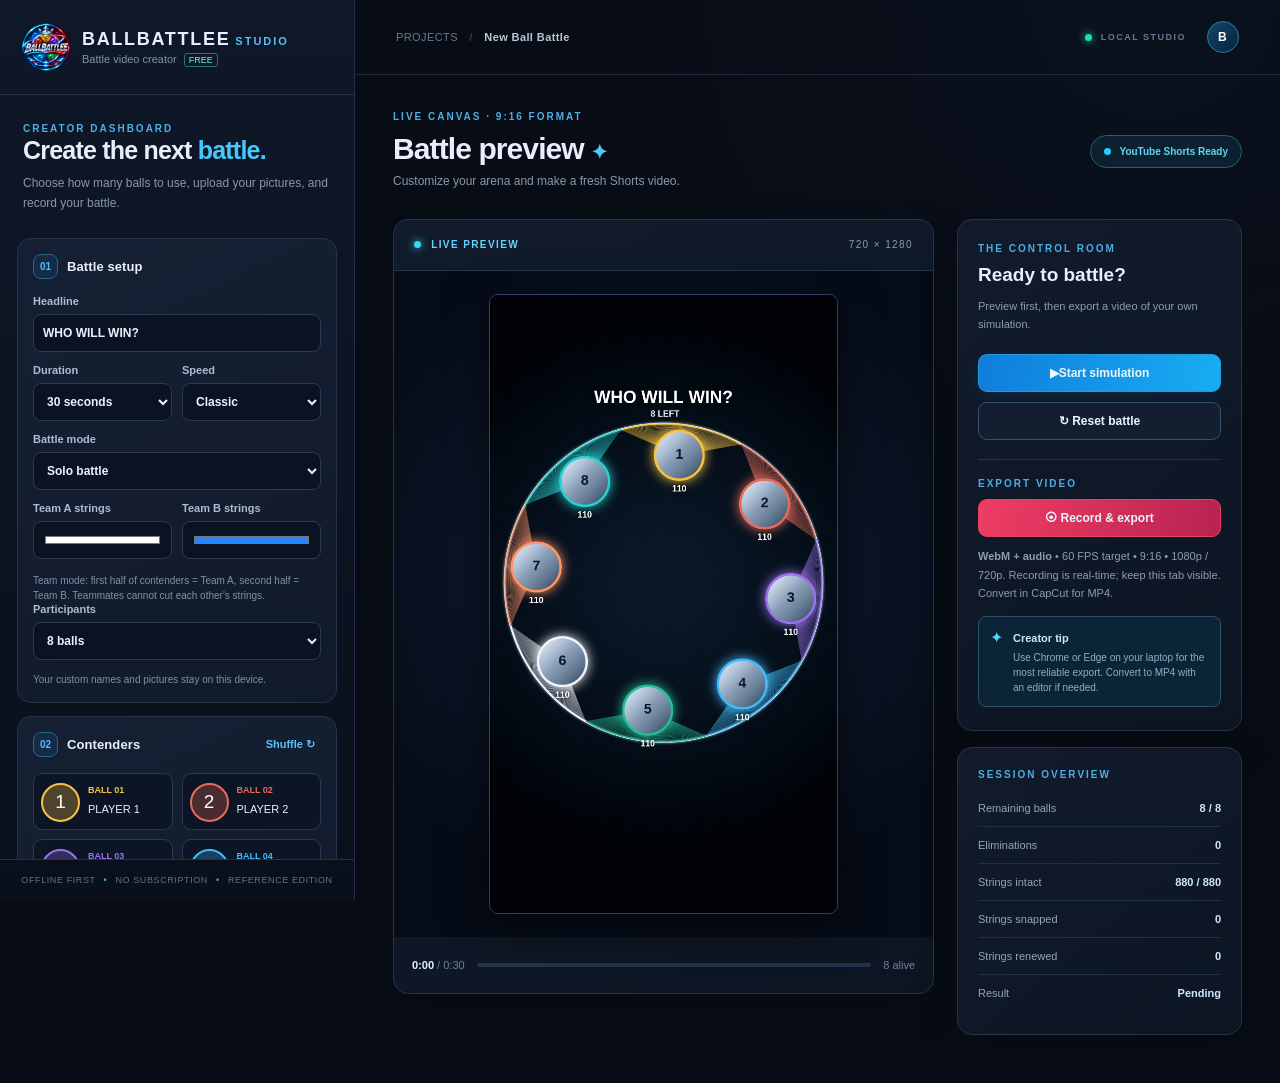
<file: index.html>
<!doctype html>
<html lang="en">

<head>
  <meta charset="utf-8" />
  <meta name="viewport" content="width=device-width,initial-scale=1" />
  <meta name="color-scheme" content="dark" />
  <title>BallBattlee Studio — Ball Battle Simulation v20</title>
  <link rel="stylesheet" href="style.css" />
</head>

<body>
  <div class="app-shell">
    <aside class="sidebar">
      <header class="brandline"><img src="assets/ballbattlee-logo.png" alt="BallBattlee logo" />
        <div><strong>BALLBATTLEE<span>STUDIO</span></strong><small>Battle video creator <span
              class="edition">FREE</span></small></div>
      </header>
      <div class="sidebar-scroll">
        <section class="intro"><span class="eyebrow">CREATOR DASHBOARD</span>
          <h1>Create the next <em>battle.</em></h1>
          <p>Choose how many balls to use, upload your pictures, and record your battle.</p>
        </section>
        <section class="panel">
          <div class="section-title"><span class="number">01</span>
            <h2>Battle setup</h2>
          </div>
          <label>Headline <input id="headline" maxlength="35" value="WHO WILL WIN?" /></label>
          <div class="two-col">
            <label>Duration <select id="duration">
                <option value="20">20 seconds</option>
                <option value="30" selected>30 seconds</option>
                <option value="40">40 seconds</option>
                <option value="50">50 seconds</option>
                <option value="60">60 seconds</option>
              </select></label>
            <label>Speed <select id="speed">
                <option value="0.75">Smooth</option>
                <option selected value="1">Classic</option>
                <option value="1.4">Fast</option>
                <option value="1.85">Chaos</option>
              </select></label>
          </div>
          <label>Battle mode <select id="battleMode"><option value="solo">Solo battle</option><option value="2">2 vs 2</option><option value="3">3 vs 3</option><option value="4">4 vs 4</option></select></label>
          <div class="two-col"><label>Team A strings <input id="teamAColor" type="color" value="#ffffff" /></label><label>Team B strings <input id="teamBColor" type="color" value="#2684ff" /></label></div>
          <p id="teamHelp" class="form-note">Team mode: first half of contenders = Team A, second half = Team B. Teammates cannot cut each other's strings.</p>
          <label>Participants <select id="count">
              <option value="4">4 balls</option>
              <option value="6">6 balls</option>
              <option value="8" selected>8 balls</option>
              <option value="10">10 balls</option>
              <option value="12">12 balls</option>
            </select></label>
          <div class="form-note">Your custom names and pictures stay on this device.</div>
        </section>
        <section class="panel">
          <div class="section-title"><span class="number">02</span>
            <h2>Contenders</h2><button class="textbtn" id="shufflePlayers" title="Shuffle contender order">Shuffle
              ↻</button>
          </div>
          <div class="players-grid" id="playersList"></div>
          <p class="form-note">Tap a circle to upload your own picture. Use pictures you have permission to use.</p>
        </section>
        <section class="panel">
          <div class="section-title"><span class="number">03</span>
            <h2>Look &amp; sound</h2>
          </div>
          <div class="two-col">
            <label>Theme <select id="theme">
                <option value="neon">Neon Galaxy</option>
                <option value="sunset">Sunset Rush</option>
                <option value="arctic">Arctic Pulse</option>
              </select></label>
            <label>Quality <select id="quality">
                <option value="1080" selected>1080p Full HD</option>
                <option value="720">720p HD</option>
              </select></label>
          </div>
          <label class="toggleline"><input type="checkbox" id="threads" checked />Breakable player strings
            <span>✂</span></label>
          <label class="toggleline"><input type="checkbox" id="ripSounds" checked />String rip "g'irt-g'irt" sounds
            <span>♫</span></label>
          <p class="form-note">Rim hit: 11 fresh strings at the impact point, up to the starting HP. Last 3: +8%
            collision speed. Final 2: chase each other, +12% size/speed per collision, one sound for each strand
            physically touched and cut.</p>
          <label>Fan-string density <select id="density">
              <option value="35">35 per player · Light</option>
              <option value="110" selected>110 per player · Full</option>
              <option value="55">55 per player · Classic</option>
              <option value="75">75 per player · Dense</option>
            </select></label>
          <div class="two-col" style="display:none">
            <label>Damage per cut <select id="cutDamage">
                <option value="1">Light · 1 HP</option>
                <option value="2">Normal · 2 HP</option>
                <option selected value="3">Strong · 3 HP</option>
              </select></label>
            <label>Finale slow-mo <select id="slowmo">
                <option value="on">When 2 remain</option>
                <option value="off" selected>Off</option>
                <option value="all">Whole battle</option>
              </select></label>
          </div>
          <label class="range-title" for="sfxVolume">SFX volume <strong id="sfxVolumeReadout">75%</strong></label>
          <input class="volume-range" id="sfxVolume" type="range" min="0" max="100" value="75" />
          <button class="btn sub test-sound" id="testRip" type="button">▶ Play your original sound</button>
          <label class="music-label">Background music (optional, your own licensed file)
            <input type="file" id="musicFile" accept="audio/*" />
          </label>
          <div class="music-loaded" id="musicStatus">No music selected · Your original M4A · Full sound</div>
          <label class="range-title" for="musicVolume">Music volume <strong id="musicVolumeReadout">35%</strong></label>
          <input class="volume-range" id="musicVolume" type="range" min="0" max="100" value="35" />

          <label class="toggleline"><input type="checkbox" id="cta" checked />Show subscribe message
            <span>+</span></label>
          <label class="toggleline"><input type="checkbox" id="guarantee" />Time-limit tiebreak (highest HP)
            <span>★</span></label>
        </section>
        <section class="panel compact">
          <div class="section-title"><span class="number">04</span>
            <h2>Project</h2>
          </div>
          <p><a href="reference.html" target="_blank" style="color:#80dcff">Asl video bilan solishtirish ↗</a></p>
          <div class="project-actions"><button id="saveProject" class="btn sub">Save settings</button><button
              id="loadProject" class="btn sub">Load settings</button></div>
          <input id="projectFile" type="file" accept="application/json,.json" hidden />
        </section>
      </div>
      <footer class="sidefooter">OFFLINE FIRST <span>•</span> NO SUBSCRIPTION <span>•</span> REFERENCE EDITION</footer>
    </aside>
    <main class="workspace">
      <div class="topbar">
        <div class="breadcrumbs">PROJECTS <span>/</span> <strong>New Ball Battle</strong></div>
        <div class="topbar-right"><span class="status-dot"></span>LOCAL STUDIO <div class="avatar">B</div>
        </div>
      </div>
      <div class="workspace-content">
        <div class="heading">
          <div>
            <p class="eyebrow">LIVE CANVAS · 9:16 FORMAT</p>
            <h2>Battle preview <span class="spark">✦</span></h2>
            <p>Customize your arena and make a fresh Shorts video.</p>
          </div>
          <div class="chip"><span class="chip-circle"></span> YouTube Shorts Ready</div>
        </div>
        <div class="studio-grid">
          <div class="preview-card">
            <div class="preview-top"><span><span class="preview-pulse"></span> LIVE PREVIEW</span><span
                id="previewResolution">720 × 1280</span></div>
            <div class="canvas-area">
              <div class="phone-frame"><canvas id="battleCanvas" width="720" height="1280"
                  aria-label="Animated ball battle preview"></canvas>
                <div class="recording-overlay" id="recordingOverlay" hidden><span></span> REC</div>
              </div>
            </div>
            <div class="preview-footer"><span><b id="timerLabel">0:00</b> / <span id="durationLabel">0:30</span></span>
              <div class="timeline">
                <div id="timelineProgress"></div>
              </div><span id="aliveLabel">8 alive</span>
            </div>
          </div>
          <div class="action-column">
            <div class="action-card">
              <p class="eyebrow">THE CONTROL ROOM</p>
              <h3>Ready to battle?</h3>
              <p>Preview first, then export a video of your own simulation.</p><button id="playBtn"
                class="btn primary"><span id="playIcon">▶</span><span id="playText">Start
                  simulation</span></button><button id="resetBtn" class="btn outlined">↻ Reset battle</button>
              <div class="line"></div>
              <p class="eyebrow">EXPORT VIDEO</p><button id="recordBtn" class="btn record">⦿ Record &amp;
                export</button><button id="stopBtn" class="btn danger" hidden>■ Stop recording</button>
              <p class="tip"><b>WebM + audio</b> • 60 FPS target • 9:16 • 1080p / 720p. Recording is real-time; keep
                this tab visible. Convert in CapCut for MP4.</p>
              <div class="info-box"><span>✦</span>
                <div><b>Creator tip</b>
                  <p>Use Chrome or Edge on your laptop for the most reliable export. Convert to MP4 with an editor if
                    needed.</p>
                </div>
              </div>
            </div>
            <div class="stats-card">
              <p class="eyebrow">SESSION OVERVIEW</p>
              <div class="statrow"><span>Remaining balls</span><strong id="remainingValue">8 / 8</strong></div>
              <div class="statrow"><span>Eliminations</span><strong id="eliminatedValue">0</strong></div>
              <div class="statrow"><span>Strings intact</span><strong id="stringsValue">440 / 440</strong></div>
              <div class="statrow"><span>Strings snapped</span><strong id="cutCountValue">0</strong></div>
              <div class="statrow"><span>Strings renewed</span><strong id="stringsGainedValue">0</strong></div>
              <div class="statrow"><span>Result</span><strong id="winnerValue">Pending</strong></div>
            </div>
          </div>
        </div>
        <div id="toast" class="toast" role="status" aria-live="polite"></div>
      </div>
    </main>
  </div>
  <script src="reference-assets.js"></script>
  <script src="app.js"></script>
</body>

</html>
</file>
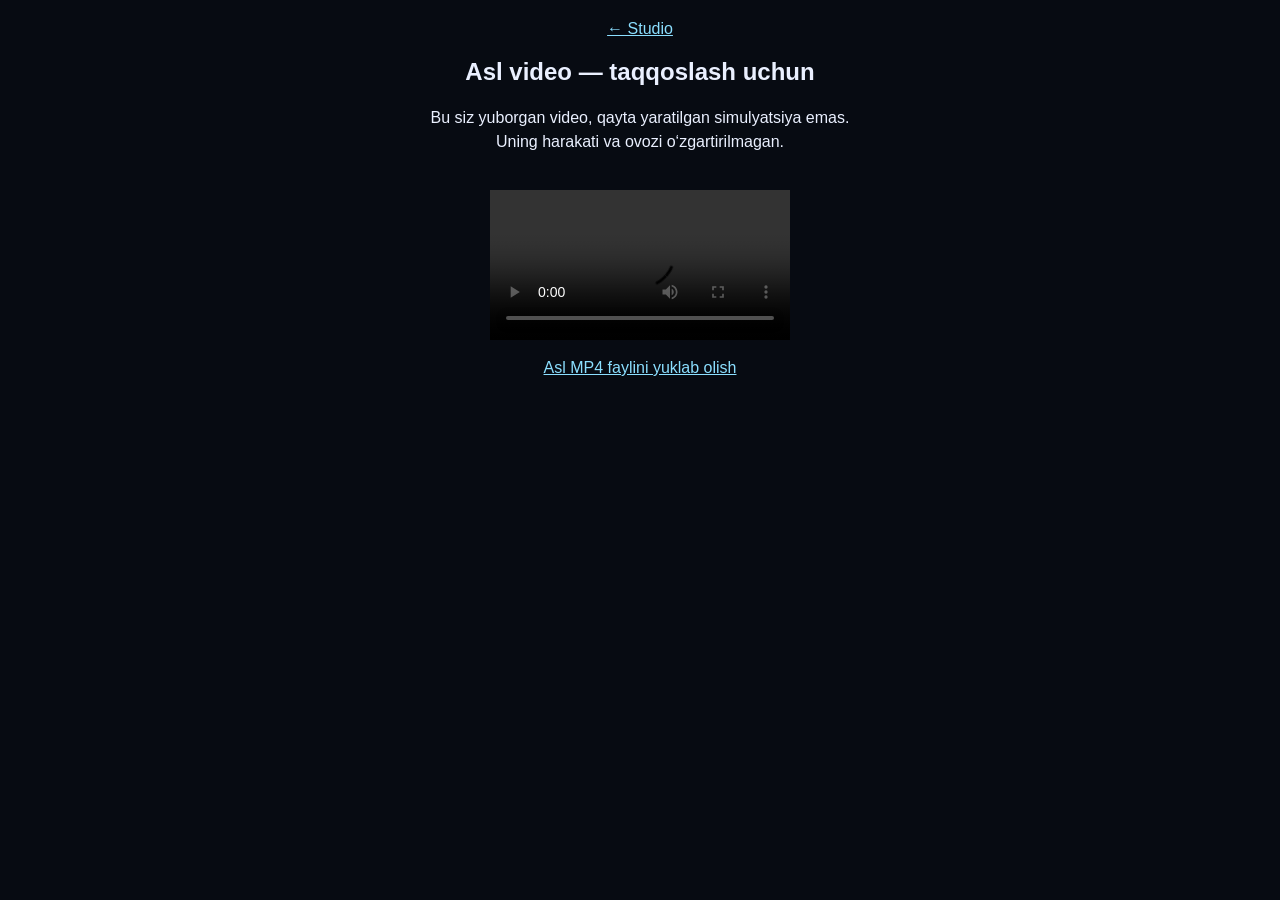
<file: reference.html>
<!doctype html><html lang="uz"><meta charset="utf-8"><meta name="viewport" content="width=device-width,initial-scale=1"><title>Asl video — taqqoslash</title><style>body{margin:0;background:#070b12;color:#eaf0ff;font:16px Arial;text-align:center}header{padding:20px}a{color:#8bdfff}video{display:block;max-height:80vh;max-width:95vw;margin:auto}p{line-height:1.5}</style><header><a href="index.html">← Studio</a><h2>Asl video — taqqoslash uchun</h2><p>Bu siz yuborgan video, qayta yaratilgan simulyatsiya emas.<br>Uning harakati va ovozi o‘zgartirilmagan.</p></header><video controls playsinline preload="metadata" src="assets/reference.mp4"></video><p><a href="assets/reference.mp4" download="reference.mp4">Asl MP4 faylini yuklab olish</a></p></html>
</file>
<file: style.css>
:root { color-scheme:dark; --bg:#080c15; --panel:#101827; --panel2:#121c2d; --muted:#8290a7; --stroke:#253047; --bright:#e9f2ff; --blue:#37bafe; }
*{box-sizing:border-box}html,body{margin:0;min-height:100%;font-family:Inter,ui-sans-serif,-apple-system,BlinkMacSystemFont,"Segoe UI",Arial,sans-serif;color:#e8eefc;background:var(--bg)}body{background:radial-gradient(ellipse at 90% 0%,rgba(28,65,107,.11),transparent 32%),#080c15}button,input,select{font:inherit}button{cursor:pointer}.app-shell{display:flex;min-height:100vh}.sidebar{width:355px;min-width:315px;border-right:1px solid var(--stroke);background:linear-gradient(#0f1828,#0a101b);display:flex;flex-direction:column;height:100vh;position:sticky;top:0}.brandline{display:flex;gap:12px;align-items:center;padding:23px 22px;border-bottom:1px solid #253047}.brandline img{width:48px;height:48px;object-fit:contain;border-radius:50%;background:#020712}.brandline strong{font-size:18px;letter-spacing:1.7px}.brandline strong span{font-size:11px;letter-spacing:2px;color:#56bdf7;margin-left:5px}.brandline small{display:block;font-size:11px;color:var(--muted);margin-top:3px}.edition{border:1px solid rgba(67,210,163,.5);color:#74f5d6;border-radius:3px;padding:1px 4px;margin-left:4px;font-size:9px}.sidebar-scroll{overflow:auto;padding:23px 17px 20px}.eyebrow{font-size:10px;letter-spacing:2px;font-weight:800;color:#4daee6;margin:0 0 10px}.intro{padding:0 6px 11px}.intro h1{font-weight:800;font-size:25px;letter-spacing:-.8px;margin:0 0 9px}.intro h1 em{font-style:normal;color:#44c9ff}.intro>p,.heading>div>p:last-child{font-size:12px;line-height:1.65;color:#8997ac;margin:0}.panel{background:linear-gradient(155deg,#152034,#111a2a);border:1px solid #25334c;border-radius:14px;padding:15px;margin:13px 0}.section-title{display:flex;align-items:center;gap:9px;margin:0 0 16px}.section-title h2{font-size:13px;margin:0;font-weight:800;letter-spacing:.1px;flex:1}.section-title .number{display:grid;place-items:center;width:25px;height:25px;border:1px solid #2c658b;color:#5abaff;border-radius:8px;font-size:10px;font-weight:800;background:rgba(19,131,200,.12)}.panel label:not(.toggleline){display:block;font-size:11px;color:#aebbd0;font-weight:600;margin-bottom:12px}.panel input:not([type=file]):not([type=checkbox]),.panel select{background:#0b1322;border:1px solid #2c3a51;color:#e9f2ff;padding:10px 9px;border-radius:8px;width:100%;outline:none;font-size:12px;margin-top:7px;height:38px}.panel input:focus,.panel select:focus{border-color:#36aaff;box-shadow:0 0 0 3px #20a4ff20}.two-col{display:grid;grid-template-columns:1fr 1fr;gap:10px}.form-note{font-size:10px;color:#7f90a8;margin:2px 0 0;line-height:1.5}.textbtn{border:0;background:transparent;color:#59c1fb;font-size:11px;font-weight:700}.players-grid{display:grid;grid-template-columns:1fr 1fr;gap:9px}.player-input{background:#0c1525;border:1px solid #2a3953;padding:9px 7px 7px;border-radius:9px;display:flex;align-items:center;gap:8px;min-width:0}.player-image{width:39px;height:39px;flex-shrink:0;border-radius:50%;border:2px solid var(--player);background:color-mix(in srgb,var(--player) 28%,#0b1322);display:grid;place-items:center;position:relative;font-size:19px;overflow:hidden;cursor:pointer}.player-image img{width:100%;height:100%;object-fit:cover}.player-image:hover:after{content:'+';position:absolute;inset:0;background:#0c1525b0;display:grid;place-items:center;font-size:19px}.player-cell{flex:1;min-width:0}.player-cell .playnum{font-size:9px;font-weight:800;color:var(--player);margin:0 0 3px}.player-cell input{padding:0!important;height:21px!important;width:100%;background:transparent!important;border:0!important;font-size:11px!important;margin:0!important;overflow:hidden;text-overflow:ellipsis}.player-cell input:focus{box-shadow:none!important}.toggleline{display:flex;align-items:center;gap:9px;font-size:11px;color:#afbed2;padding:8px 0;cursor:pointer}.toggleline input{accent-color:#21adf9}.toggleline span{margin-left:auto;color:#7a92ab;font-size:13px}.project-actions{display:flex;gap:8px}.compact{margin-bottom:2px}.sidefooter{font-size:9px;letter-spacing:.6px;color:#5e718b;text-align:center;margin-top:auto;border-top:1px solid #233149;padding:15px 8px}.sidefooter span{color:#2cbdf5;padding:0 5px}.workspace{flex:1;min-width:0}.topbar{height:75px;border-bottom:1px solid #1f293b;display:flex;align-items:center;justify-content:space-between;padding:0 41px;font-size:11px;color:#667991;letter-spacing:.4px}.topbar strong{color:#b9c8da}.breadcrumbs span{padding:0 8px;color:#395271}.topbar-right{display:flex;gap:9px;align-items:center;letter-spacing:1.5px;font-size:9px;font-weight:700}.status-dot{height:7px;width:7px;background:#19e3a5;border-radius:50%;box-shadow:0 0 9px #19e3a5}.avatar{width:32px;height:32px;border:1px solid #277ca7;display:grid;place-items:center;border-radius:50%;font-size:12px;color:white;background:linear-gradient(135deg,#13456e,#042438);margin-left:12px}.workspace-content{max-width:1220px;margin:0 auto;padding:36px 38px 48px}.heading{display:flex;justify-content:space-between;align-items:center;margin-bottom:27px;gap:12px}.heading h2{font-size:30px;letter-spacing:-.9px;margin:0 0 6px;font-weight:800}.spark{font-size:20px;color:#50c9f7}.chip{border:1px solid #1f607b;background:#0c2030;color:#5fd6f5;font-size:10px;padding:10px 13px;border-radius:20px;white-space:nowrap;font-weight:700}.chip-circle{width:7px;height:7px;display:inline-block;border-radius:50%;background:#24cfff;margin-right:6px}.studio-grid{display:grid;grid-template-columns:minmax(0,1fr) 285px;gap:23px;align-items:start}.preview-card,.action-card,.stats-card{background:linear-gradient(140deg,#111b2b,#0d1523);border:1px solid #26334a;border-radius:15px;overflow:hidden;box-shadow:0 14px 40px #00000025}.preview-top{height:51px;display:flex;justify-content:space-between;align-items:center;padding:0 20px;border-bottom:1px solid #25324a;color:#889ab2;font-size:10px;letter-spacing:1.4px}.preview-top span:first-child{color:#64d2fc;font-weight:750}.preview-pulse{display:inline-block;width:7px;height:7px;background:#37d6f9;border-radius:50%;margin-right:6px;box-shadow:0 0 8px #3bd9ff}.canvas-area{background:radial-gradient(circle at 50% 45%,#11213b,#060c17 75%);padding:23px 20px;display:flex;justify-content:center;align-items:center;min-height:510px}.phone-frame{width:min(100%,349px);aspect-ratio:9/16;position:relative;box-shadow:0 10px 44px #0009;border:1px solid #2c4364;border-radius:9px;overflow:hidden;background:#080d1a}.phone-frame canvas{display:block;width:100%;height:100%}.recording-overlay{position:absolute;top:12px;right:11px;background:#090d15d9;border-radius:6px;border:1px solid #cf444f;padding:5px 7px;font-size:11px;color:white;font-weight:800;letter-spacing:1px}.recording-overlay span{display:inline-block;background:#ff526b;border-radius:100%;width:7px;height:7px;margin-right:4px;animation:blink 1s infinite}@keyframes blink{50%{opacity:.2}}.preview-footer{height:56px;display:flex;align-items:center;gap:12px;padding:0 18px;color:#6f819b;font-size:11px}.preview-footer b{color:#e3f2ff;font-variant-numeric:tabular-nums}.preview-footer>span:last-child{white-space:nowrap}.timeline{height:4px;background:#23334d;border-radius:20px;flex:1;overflow:hidden}.timeline div{height:100%;width:0;background:linear-gradient(90deg,#128cff,#30dbed);transition:width .1s;border-radius:20px}.action-column{display:flex;flex-direction:column;gap:16px}.action-card,.stats-card{padding:23px 20px}.action-card h3{font-size:19px;line-height:1.2;margin:0 0 10px;font-weight:800}.action-card>p:not(.eyebrow),.tip{font-size:11px!important;color:#8a9cb2;line-height:1.7;margin:0 0 20px}.btn{border-radius:9px;border:1px solid #35506b;padding:11px 12px;color:#eaf6ff;font-size:12px;font-weight:750;transition:background .2s,transform .1s;white-space:nowrap}.btn:disabled{opacity:.45;cursor:not-allowed}.btn:active{transform:translateY(1px)}.primary{background:linear-gradient(100deg,#107ddb,#18adf3);border:1px solid #249cdb;box-shadow:0 5px 16px #078af51a}.outlined{background:#131e31}.record{background:linear-gradient(100deg,#ef3d64,#b82351);border-color:#e84063}.danger{background:#5c2031;border-color:#a33650}.action-card>.btn{display:block;width:100%;margin:10px 0}.line{height:1px;background:#27364b;margin:19px 0 18px}.info-box{display:flex;gap:10px;border:1px solid #2d5269;background:#0c2536;padding:11px;border-radius:8px}.info-box>span{color:#55d0fc}.info-box b{font-size:11px;color:#cde8fc}.info-box p{font-size:10px;color:#92aec4;line-height:1.5;margin:4px 0 0}.action-card .tip{margin:9px 0 13px!important}.stats-card{padding-top:21px}.statrow{display:flex;justify-content:space-between;gap:5px;color:#93a4b9;font-size:11px;padding:12px 0;border-bottom:1px solid #1f3045}.statrow:last-child{border:0}.statrow strong{color:#cfe9ff}.toast{position:fixed;bottom:24px;right:25px;padding:12px 15px;border-radius:9px;background:#143047;color:#d5f5ff;font-size:12px;border:1px solid #2f9ad0;box-shadow:0 8px 40px #0007;opacity:0;transform:translateY(10px);pointer-events:none;transition:opacity .2s,transform .2s;z-index:5;max-width:420px}.toast.visible{opacity:1;transform:none}@media(max-width:1150px){.studio-grid{grid-template-columns:minmax(0,1fr) 245px}.workspace-content{padding:28px 23px}.topbar{padding:0 23px}.sidebar{width:320px;min-width:320px}.phone-frame{width:min(100%,320px)}}@media(max-width:880px){.app-shell{flex-direction:column}.sidebar{width:100%;min-width:0;height:auto;position:static}.sidebar-scroll{max-height:none}.players-grid{grid-template-columns:repeat(4,1fr)}.sidefooter{display:none}.workspace-content{padding:25px 16px}.topbar{height:55px;padding:0 17px}.studio-grid{grid-template-columns:1fr 260px}.intro{padding-bottom:0}}@media(max-width:690px){.players-grid{grid-template-columns:1fr 1fr}.studio-grid{grid-template-columns:1fr}.action-column{display:grid;grid-template-columns:1fr 1fr}.canvas-area{padding:18px}.phone-frame{width:min(100%,380px)}.heading h2{font-size:25px}.chip{display:none}.action-card,.stats-card{padding:19px}.topbar-right{font-size:8px}}@media(max-width:445px){.action-column{grid-template-columns:1fr}.preview-footer{padding:0 10px;gap:7px}.players-grid{gap:7px}}

[hidden]{display:none!important}

/* Studio v4 controls */
.range-title{display:flex!important;justify-content:space-between;align-items:center;margin:10px 0 0!important;color:#b9d6ee!important;font-size:11px!important}
.range-title strong{color:#65d7fe;font-variant-numeric:tabular-nums}
.volume-range{display:block;width:100%;height:25px;margin:0 0 8px;accent-color:#20b8f9;cursor:pointer}
.test-sound{display:block;width:100%;background:#112c40;border-color:#328abd;margin:5px 0 13px}
.music-label{margin:6px 0 4px!important;line-height:1.5}
.music-label input{height:auto!important;display:block;padding:6px!important;margin-top:7px!important;font-size:11px!important}
.music-loaded{font-size:10px;color:#7ba5c0;overflow:hidden;text-overflow:ellipsis;white-space:nowrap;margin-bottom:10px}
</file>
